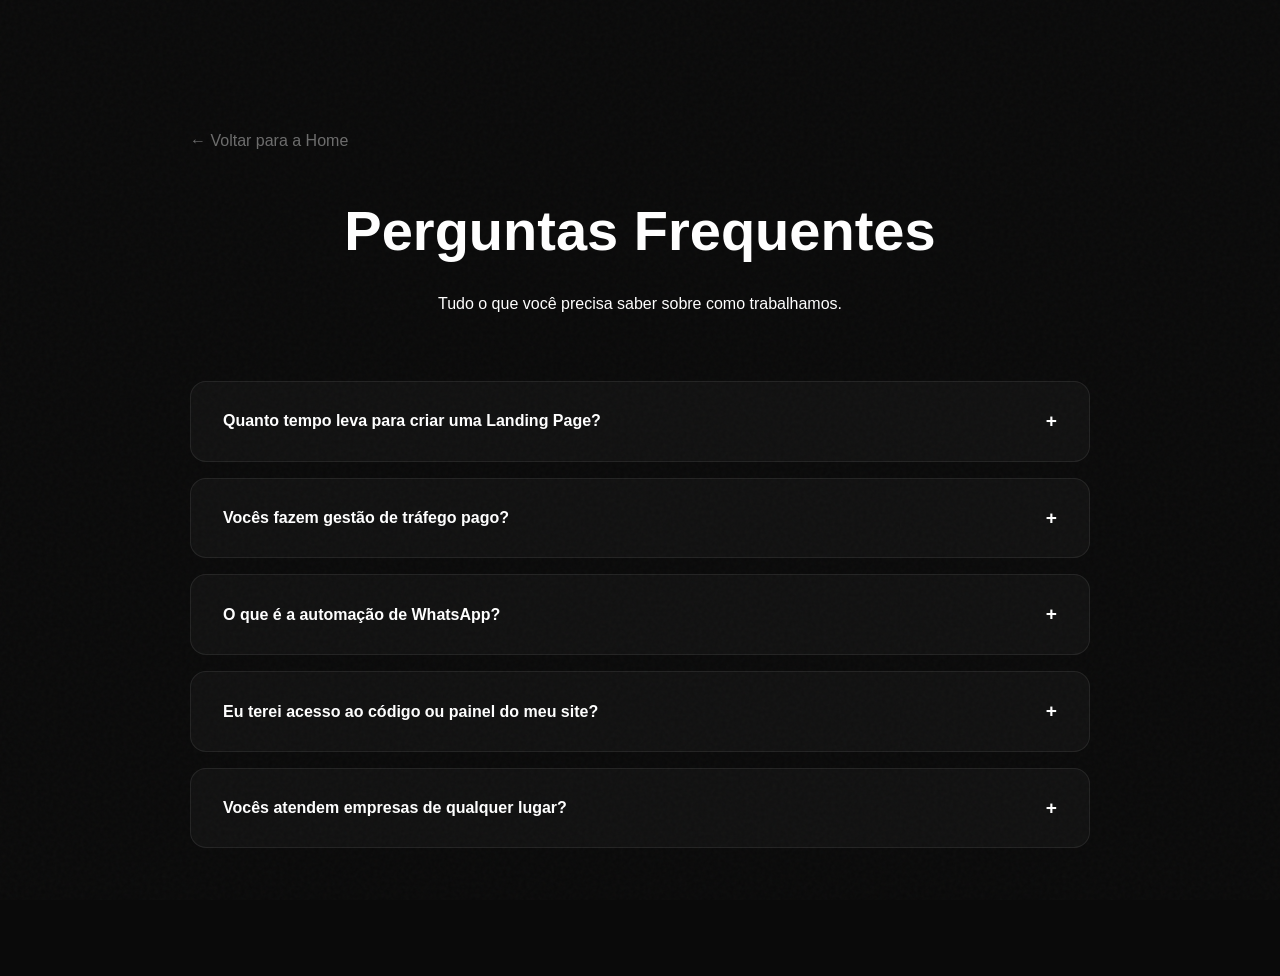
<file: faq.html>
<!DOCTYPE html>
<html lang="pt-BR">
<head>
    <meta charset="UTF-8">
    <meta name="viewport" content="width=device-width, initial-scale=1.0">
    <title>FAQ — Agência Higher</title>
    <link rel="stylesheet" href="style.css">
    <style>
        .faq-content { padding: 8rem 0; max-width: 900px; margin: 0 auto; }
        .faq-header { text-align: center; margin-bottom: 4rem; }
        .faq-header h1 { font-family: var(--font-display); font-size: 3.5rem; margin-bottom: 1rem; }
        
        .faq-grid { display: flex; flex-direction: column; gap: 1rem; }
        .faq-item { background: var(--bg-card); border: 1px solid var(--border); border-radius: 16px; overflow: hidden; transition: 0.3s; }
        .faq-item:hover { border-color: var(--accent); }
        
        .faq-question { padding: 1.5rem 2rem; display: flex; justify-content: space-between; align-items: center; cursor: pointer; font-weight: 600; font-family: var(--font-display); }
        .faq-answer { padding: 0 2rem; max-height: 0; overflow: hidden; transition: all 0.4s cubic-bezier(0.16, 1, 0.3, 1); color: var(--text-secondary); }
        .faq-item.active .faq-answer { padding-bottom: 1.5rem; max-height: 200px; }
        .faq-item.active .faq-icon { transform: rotate(45deg); color: var(--accent); }
        .faq-icon { transition: 0.3s; font-size: 1.2rem; }
        
        .back-link { display: inline-flex; align-items: center; gap: 0.5rem; color: var(--text-muted); text-decoration: none; margin-bottom: 2rem; transition: 0.3s; }
        .back-link:hover { color: var(--accent); }
    </style>
</head>
<body>
    <div class="noise-overlay"></div>
    <div class="container faq-content">
        <a href="index.html" class="back-link">← Voltar para a Home</a>
        <div class="faq-header">
            <h1>Perguntas Frequentes</h1>
            <p>Tudo o que você precisa saber sobre como trabalhamos.</p>
        </div>
        
        <div class="faq-grid">
            <div class="faq-item">
                <div class="faq-question">Quanto tempo leva para criar uma Landing Page? <span class="faq-icon">+</span></div>
                <div class="faq-answer">
                    O prazo médio para entrega de uma Landing Page de alta conversão é de 7 a 15 dias úteis, dependendo da complexidade do projeto e da agilidade no envio dos materiais base.
                </div>
            </div>
            
            <div class="faq-item">
                <div class="faq-question">Vocês fazem gestão de tráfego pago? <span class="faq-icon">+</span></div>
                <div class="faq-answer">
                    Nosso foco principal é em Design Estratégico e Engenharia Digital (Sites e Automações). No entanto, trabalhamos em parceria com gestores de tráfego e entregamos toda a estrutura técnica pronta para receber anúncios.
                </div>
            </div>
            
            <div class="faq-item">
                <div class="faq-question">O que é a automação de WhatsApp? <span class="faq-icon">+</span></div>
                <div class="faq-answer">
                    É um sistema inteligente que atende seus clientes instantaneamente no WhatsApp, qualifica o lead através de perguntas automáticas e só passa para o atendimento humano quando o cliente está pronto para comprar.
                </div>
            </div>
            
            <div class="faq-item">
                <div class="faq-question">Eu terei acesso ao código ou painel do meu site? <span class="faq-icon">+</span></div>
                <div class="faq-answer">
                    Sim! Todos os nossos projetos são entregues com acesso total. Dependendo da tecnologia escolhida, você terá um painel administrativo intuitivo para fazer edições simples.
                </div>
            </div>
            
            <div class="faq-item">
                <div class="faq-question">Vocês atendem empresas de qualquer lugar? <span class="faq-icon">+</span></div>
                <div class="faq-answer">
                    Sim, atendemos clientes em todo o Brasil e no exterior. Nossas reuniões e processos são 100% digitais e otimizados para entrega remota de alta performance.
                </div>
            </div>
        </div>
    </div>

    <script>
        document.querySelectorAll('.faq-question').forEach(item => {
            item.addEventListener('click', () => {
                const parent = item.parentElement;
                const isActive = parent.classList.contains('active');
                
                document.querySelectorAll('.faq-item').forEach(child => child.classList.remove('active'));
                
                if (!isActive) {
                    parent.classList.add('active');
                }
            });
        });
    </script>
</body>
</html>
</file>
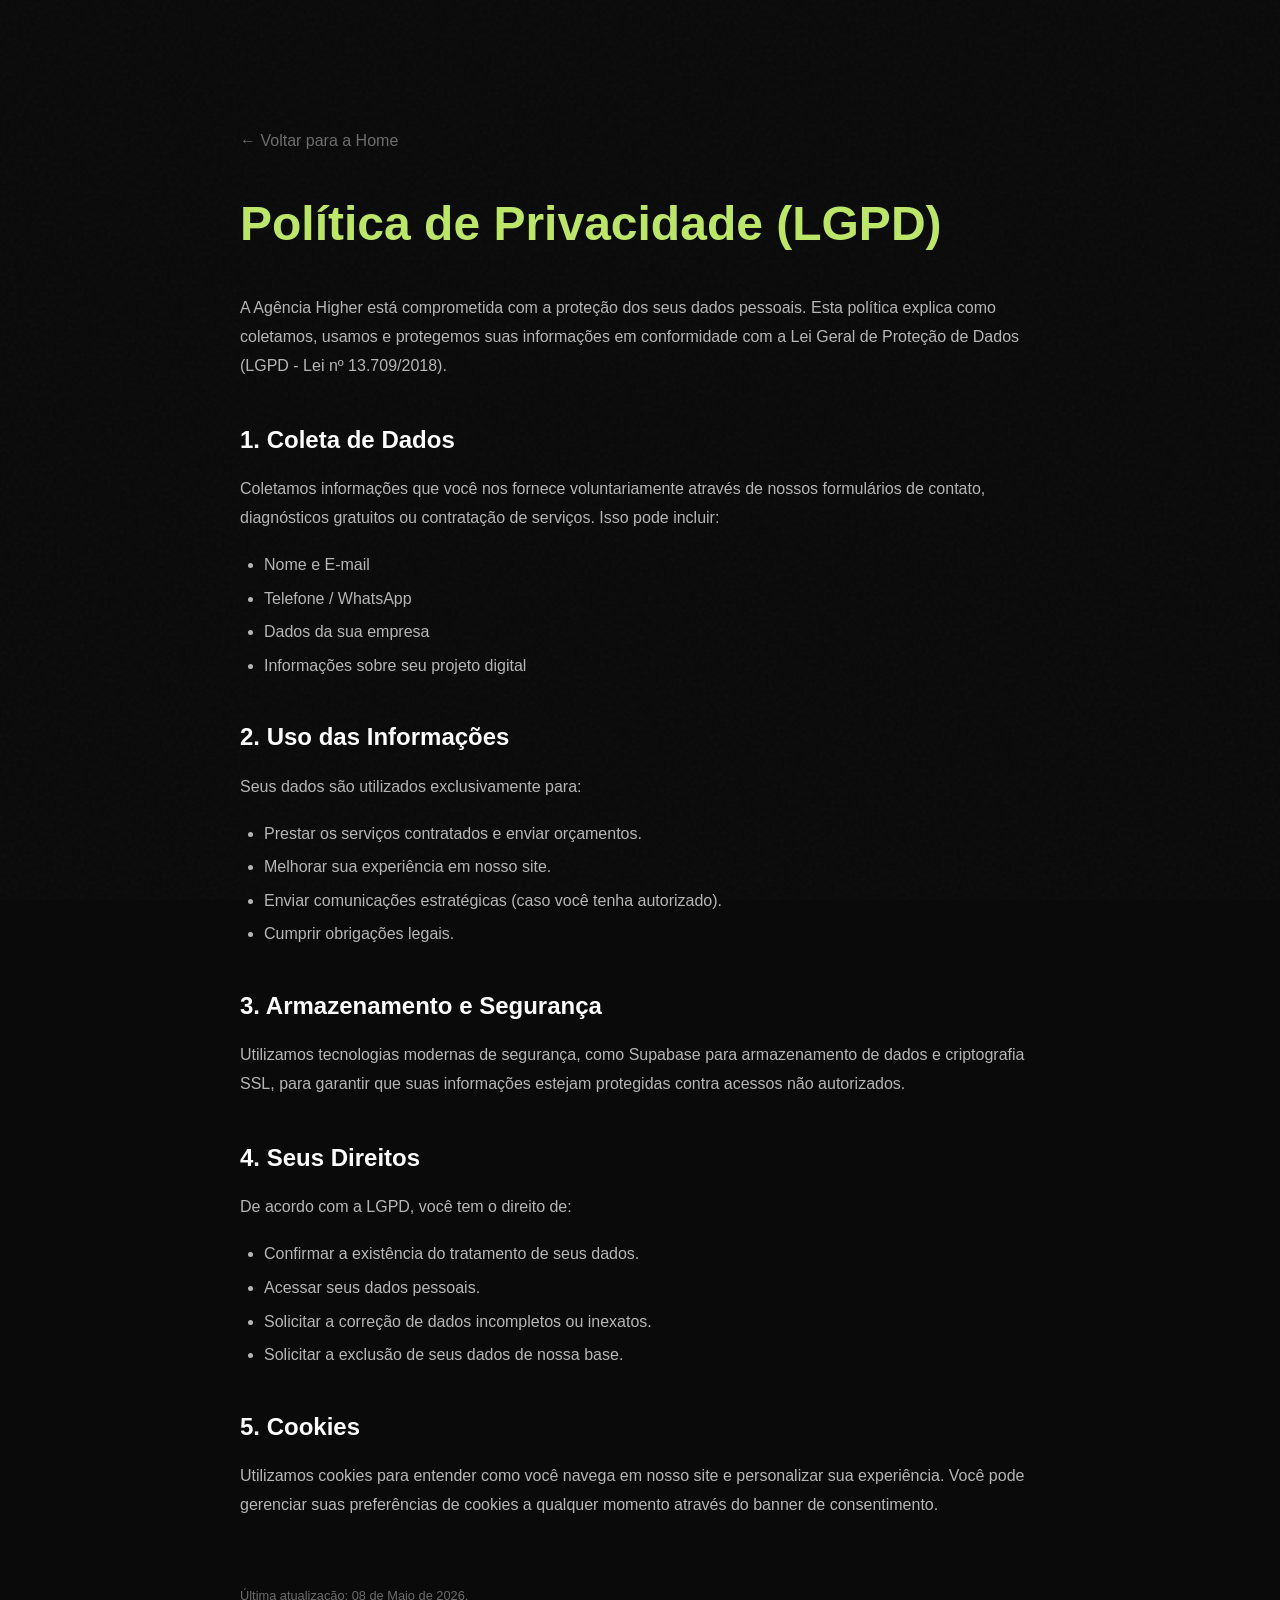
<file: privacidade.html>
<!DOCTYPE html>
<html lang="pt-BR">
<head>
    <meta charset="UTF-8">
    <meta name="viewport" content="width=device-width, initial-scale=1.0">
    <title>Política de Privacidade — Agência Higher</title>
    <link rel="stylesheet" href="style.css">
    <style>
        .legal-content { padding: 8rem 0; max-width: 800px; margin: 0 auto; }
        .legal-content h1 { font-family: var(--font-display); font-size: 3rem; margin-bottom: 2rem; color: var(--accent); }
        .legal-content h2 { font-family: var(--font-display); font-size: 1.5rem; margin-top: 2.5rem; margin-bottom: 1rem; color: #fff; }
        .legal-content p { color: var(--text-secondary); margin-bottom: 1.2rem; line-height: 1.8; }
        .legal-content ul { color: var(--text-secondary); margin-bottom: 1.5rem; padding-left: 1.5rem; }
        .legal-content li { margin-bottom: 0.5rem; }
        .back-link { display: inline-flex; align-items: center; gap: 0.5rem; color: var(--text-muted); text-decoration: none; margin-bottom: 2rem; transition: 0.3s; }
        .back-link:hover { color: var(--accent); }
    </style>
</head>
<body>
    <div class="noise-overlay"></div>
    <div class="container legal-content">
        <a href="index.html" class="back-link">← Voltar para a Home</a>
        <h1>Política de Privacidade (LGPD)</h1>
        <p>A Agência Higher está comprometida com a proteção dos seus dados pessoais. Esta política explica como coletamos, usamos e protegemos suas informações em conformidade com a Lei Geral de Proteção de Dados (LGPD - Lei nº 13.709/2018).</p>
        
        <h2>1. Coleta de Dados</h2>
        <p>Coletamos informações que você nos fornece voluntariamente através de nossos formulários de contato, diagnósticos gratuitos ou contratação de serviços. Isso pode incluir:</p>
        <ul>
            <li>Nome e E-mail</li>
            <li>Telefone / WhatsApp</li>
            <li>Dados da sua empresa</li>
            <li>Informações sobre seu projeto digital</li>
        </ul>
        
        <h2>2. Uso das Informações</h2>
        <p>Seus dados são utilizados exclusivamente para:</p>
        <ul>
            <li>Prestar os serviços contratados e enviar orçamentos.</li>
            <li>Melhorar sua experiência em nosso site.</li>
            <li>Enviar comunicações estratégicas (caso você tenha autorizado).</li>
            <li>Cumprir obrigações legais.</li>
        </ul>
        
        <h2>3. Armazenamento e Segurança</h2>
        <p>Utilizamos tecnologias modernas de segurança, como Supabase para armazenamento de dados e criptografia SSL, para garantir que suas informações estejam protegidas contra acessos não autorizados.</p>
        
        <h2>4. Seus Direitos</h2>
        <p>De acordo com a LGPD, você tem o direito de:</p>
        <ul>
            <li>Confirmar a existência do tratamento de seus dados.</li>
            <li>Acessar seus dados pessoais.</li>
            <li>Solicitar a correção de dados incompletos ou inexatos.</li>
            <li>Solicitar a exclusão de seus dados de nossa base.</li>
        </ul>
        
        <h2>5. Cookies</h2>
        <p>Utilizamos cookies para entender como você navega em nosso site e personalizar sua experiência. Você pode gerenciar suas preferências de cookies a qualquer momento através do banner de consentimento.</p>
        
        <p style="margin-top: 4rem; font-size: 0.8rem; color: var(--text-muted);">Última atualização: 08 de Maio de 2026.</p>
    </div>
</body>
</html>
</file>
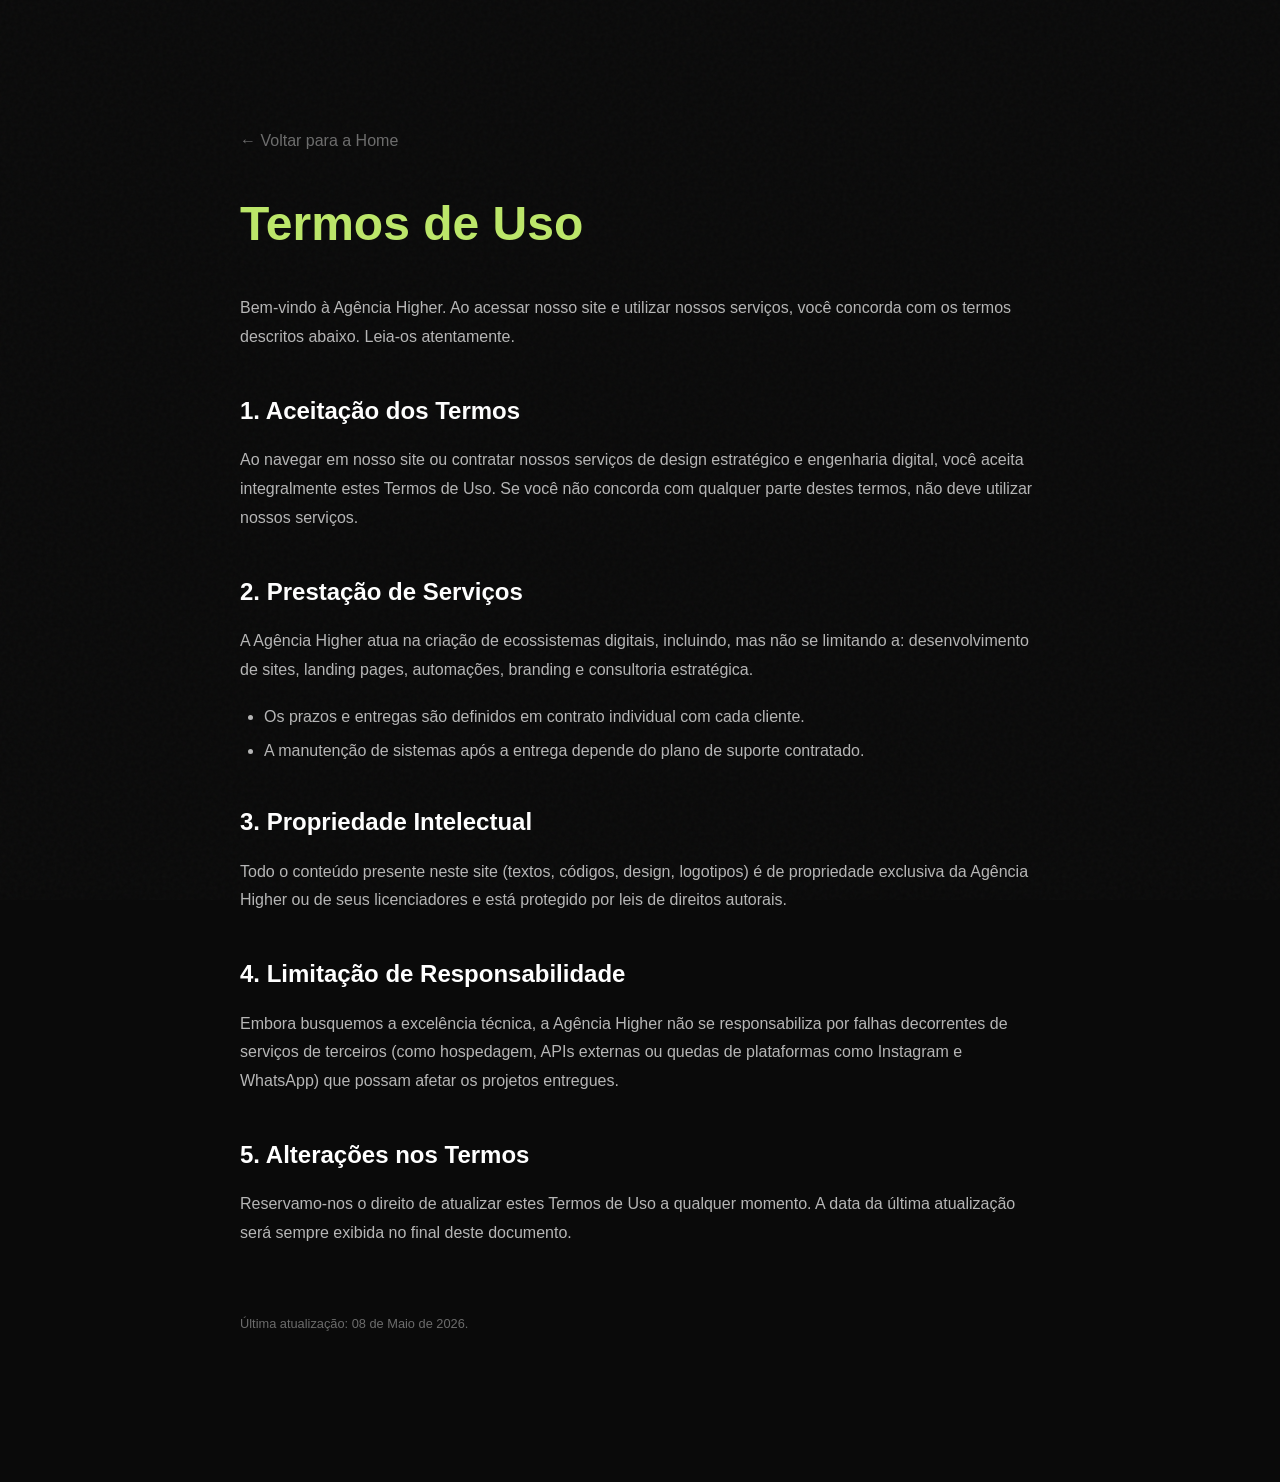
<file: termos.html>
<!DOCTYPE html>
<html lang="pt-BR">
<head>
    <meta charset="UTF-8">
    <meta name="viewport" content="width=device-width, initial-scale=1.0">
    <title>Termos de Uso — Agência Higher</title>
    <link rel="stylesheet" href="style.css">
    <style>
        .legal-content { padding: 8rem 0; max-width: 800px; margin: 0 auto; }
        .legal-content h1 { font-family: var(--font-display); font-size: 3rem; margin-bottom: 2rem; color: var(--accent); }
        .legal-content h2 { font-family: var(--font-display); font-size: 1.5rem; margin-top: 2.5rem; margin-bottom: 1rem; color: #fff; }
        .legal-content p { color: var(--text-secondary); margin-bottom: 1.2rem; line-height: 1.8; }
        .legal-content ul { color: var(--text-secondary); margin-bottom: 1.5rem; padding-left: 1.5rem; }
        .legal-content li { margin-bottom: 0.5rem; }
        .back-link { display: inline-flex; align-items: center; gap: 0.5rem; color: var(--text-muted); text-decoration: none; margin-bottom: 2rem; transition: 0.3s; }
        .back-link:hover { color: var(--accent); }
    </style>
</head>
<body>
    <div class="noise-overlay"></div>
    <div class="container legal-content">
        <a href="index.html" class="back-link">← Voltar para a Home</a>
        <h1>Termos de Uso</h1>
        <p>Bem-vindo à Agência Higher. Ao acessar nosso site e utilizar nossos serviços, você concorda com os termos descritos abaixo. Leia-os atentamente.</p>
        
        <h2>1. Aceitação dos Termos</h2>
        <p>Ao navegar em nosso site ou contratar nossos serviços de design estratégico e engenharia digital, você aceita integralmente estes Termos de Uso. Se você não concorda com qualquer parte destes termos, não deve utilizar nossos serviços.</p>
        
        <h2>2. Prestação de Serviços</h2>
        <p>A Agência Higher atua na criação de ecossistemas digitais, incluindo, mas não se limitando a: desenvolvimento de sites, landing pages, automações, branding e consultoria estratégica.</p>
        <ul>
            <li>Os prazos e entregas são definidos em contrato individual com cada cliente.</li>
            <li>A manutenção de sistemas após a entrega depende do plano de suporte contratado.</li>
        </ul>
        
        <h2>3. Propriedade Intelectual</h2>
        <p>Todo o conteúdo presente neste site (textos, códigos, design, logotipos) é de propriedade exclusiva da Agência Higher ou de seus licenciadores e está protegido por leis de direitos autorais.</p>
        
        <h2>4. Limitação de Responsabilidade</h2>
        <p>Embora busquemos a excelência técnica, a Agência Higher não se responsabiliza por falhas decorrentes de serviços de terceiros (como hospedagem, APIs externas ou quedas de plataformas como Instagram e WhatsApp) que possam afetar os projetos entregues.</p>
        
        <h2>5. Alterações nos Termos</h2>
        <p>Reservamo-nos o direito de atualizar estes Termos de Uso a qualquer momento. A data da última atualização será sempre exibida no final deste documento.</p>
        
        <p style="margin-top: 4rem; font-size: 0.8rem; color: var(--text-muted);">Última atualização: 08 de Maio de 2026.</p>
    </div>
</body>
</html>
</file>
<file: style.css>
/* 
   AGÊNCIA HIGHER — ESTRUTURA E ESTÉTICA MASTER (DESIGN DO USUÁRIO + REFINO PREMIUM)
*/

:root {
    --bg-primary: #0a0a0a;
    --bg-secondary: #111111;
    --bg-tertiary: #1a1a1a;
    --bg-card: rgba(255, 255, 255, 0.03);
    --text-primary: #ffffff;
    --text-secondary: rgba(255, 255, 255, 0.7);
    --text-muted: rgba(255, 255, 255, 0.4);
    --accent: #bce769;
    --accent-hover: #a3cb5b;
    --accent-glow: rgba(188, 231, 105, 0.3);
    --border: rgba(255, 255, 255, 0.08);
    --border-hover: rgba(255, 255, 255, 0.15);
    --success: #22c55e;
    --gradient-hero: linear-gradient(135deg, #0a0a0a 0%, #0a1a00 50%, #0a0a0a 100%);
    --gradient-accent: linear-gradient(135deg, #bce769 0%, #d4f28d 100%);
    --font-sans: 'Inter', -apple-system, BlinkMacSystemFont, sans-serif;
    --font-display: 'Space Grotesk', sans-serif;
    --radius-lg: 24px;
    --radius-md: 12px;
}

* { margin: 0; padding: 0; box-sizing: border-box; }
html { scroll-behavior: smooth; font-size: 16px; }

body {
    font-family: var(--font-sans);
    background: var(--bg-primary);
    color: var(--text-primary);
    line-height: 1.6;
    overflow-x: hidden;
    -webkit-font-smoothing: antialiased;
}

/* Noise overlay */
.noise-overlay {
    position: fixed; top: 0; left: 0; width: 100%; height: 100%;
    pointer-events: none; z-index: 9999; opacity: 0.03;
    background-image: url("data:image/svg+xml,%3Csvg viewBox='0 0 256 256' xmlns='http://www.w3.org/2000/svg'%3E%3Cfilter id='noise'%3E%3CfeTurbulence type='fractalNoise' baseFrequency='0.9' numOctaves='4' stitchTiles='stitch'/%3E%3C/filter%3E%3Crect width='100%25' height='100%25' filter='url(%23noise)'/%3E%3C/svg%3E");
}

/* Navigation */
.nav {
    position: fixed; top: 0; left: 0; right: 0; z-index: 1000; padding: 1.5rem 0;
    transition: all 0.4s cubic-bezier(0.16, 1, 0.3, 1);
}
.nav.scrolled {
    background: rgba(10, 10, 10, 0.85); backdrop-filter: blur(20px);
    -webkit-backdrop-filter: blur(20px); border-bottom: 1px solid var(--border); padding: 1rem 0;
}
.nav-container { max-width: 1280px; margin: 0 auto; padding: 0 2rem; display: flex; justify-content: space-between; align-items: center; }
.logo { display: flex; align-items: center; gap: 0.5rem; text-decoration: none; color: var(--text-primary); padding: 1rem 0; }
.logo-wrap { 
    display: flex; 
    flex-direction: column; 
    align-items: center;
    justify-content: center;
}
.logo-main { 
    height: 2.5rem; 
    width: auto; 
    display: block; 
    object-fit: contain;
    flex-shrink: 0;
}
.nav-links { display: flex; align-items: center; gap: 2.5rem; list-style: none; }
.nav-links a { color: var(--text-secondary); text-decoration: none; font-size: 0.9rem; font-weight: 500; transition: color 0.3s ease; position: relative; }
.nav-links a:hover { color: var(--text-primary); }
.nav-portal { color: var(--accent) !important; font-weight: 600 !important; border: 1px solid rgba(188, 231, 105, 0.2); padding: 0.5rem 1rem; border-radius: 12px; transition: all 0.3s ease; }
.nav-portal:hover { background: rgba(188, 231, 105, 0.1); border-color: var(--accent); }
.nav-cta { background: white; color: var(--bg-primary); padding: 0.75rem 1.5rem; border-radius: 100px; font-weight: 600; font-size: 0.875rem; text-decoration: none; transition: all 0.3s ease; }
.nav-cta:hover { background: var(--accent); color: white; transform: translateY(-2px); }

/* Hero */
.hero { min-height: 100vh; display: flex; align-items: center; position: relative; overflow: hidden; background: var(--gradient-hero); }
.hero-bg { position: absolute; inset: 0; background: radial-gradient(ellipse 80% 50% at 50% -20%, rgba(255, 87, 34, 0.15), transparent), radial-gradient(ellipse 60% 40% at 80% 50%, rgba(255, 87, 34, 0.08), transparent); }
.hero-grid { position: absolute; inset: 0; background-image: linear-gradient(rgba(255, 255, 255, 0.03) 1px, transparent 1px), linear-gradient(90deg, rgba(255, 255, 255, 0.03) 1px, transparent 1px); background-size: 60px 60px; mask-image: radial-gradient(ellipse 80% 80% at 50% 50%, black, transparent); }
.hero-container { max-width: 1280px; margin: 0 auto; padding: 8rem 2rem 4rem; position: relative; z-index: 2; display: grid; grid-template-columns: 1fr 1fr; gap: 4rem; align-items: center; }
.hero-badge { display: inline-flex; align-items: center; gap: 0.5rem; padding: 0.5rem 1rem; background: rgba(188, 231, 105, 0.1); border: 1px solid rgba(188, 231, 105, 0.2); border-radius: 100px; font-size: 0.875rem; color: var(--accent); font-weight: 600; margin-bottom: 2rem; }
.hero-title { font-family: var(--font-display); font-size: clamp(2.5rem, 5vw, 4.5rem); font-weight: 700; line-height: 1.1; letter-spacing: -0.03em; margin-bottom: 2.5rem; }
.hero-title .highlight { background: var(--gradient-accent); -webkit-background-clip: text; -webkit-text-fill-color: transparent; }
.hero-subtitle { font-size: 1.25rem; color: var(--text-secondary); max-width: 540px; margin-bottom: 3.5rem; line-height: 1.8; }

/* Buttons */
.btn { display: inline-flex; align-items: center; gap: 0.5rem; padding: 1rem 2rem; border-radius: 100px; font-weight: 600; font-size: 0.95rem; text-decoration: none; transition: all 0.3s cubic-bezier(0.16, 1, 0.3, 1); cursor: pointer; border: none; }
.btn-primary { background: var(--gradient-accent); color: #050401; box-shadow: 0 4px 30px var(--accent-glow); }
.btn-primary:hover { transform: translateY(-3px); box-shadow: 0 8px 40px var(--accent-glow); }
.btn-secondary { background: transparent; color: var(--text-primary); border: 1px solid var(--border); }
.btn-secondary:hover { background: rgba(255, 255, 255, 0.05); transform: translateY(-3px); }

/* Sections */
.section { padding: 8rem 0; position: relative; }
.section-header { text-align: center; max-width: 640px; margin: 0 auto 4rem; }
.section-label { display: inline-block; padding: 0.5rem 1rem; background: rgba(188, 231, 105, 0.1); border: 1px solid rgba(188, 231, 105, 0.2); border-radius: 100px; font-size: 0.875rem; color: var(--accent); font-weight: 600; margin-bottom: 1rem; text-transform: uppercase; letter-spacing: 0.05em; }
.section-title { font-family: var(--font-display); font-size: clamp(2rem, 4vw, 3rem); font-weight: 700; line-height: 1.2; margin-bottom: 1rem; letter-spacing: -0.02em; }
.section-subtitle { color: var(--text-secondary); font-size: 1.125rem; line-height: 1.7; }
.container { max-width: 1280px; margin: 0 auto; padding: 0 2rem; }

/* Grids */
.problems-grid { display: grid; grid-template-columns: repeat(auto-fit, minmax(300px, 1fr)); gap: 2rem; }
.problem-card { background: var(--bg-card); border: 1px solid var(--border); border-radius: 24px; padding: 2.5rem; transition: all 0.4s ease; position: relative; overflow: hidden; }
.problem-card:hover { border-color: var(--accent); transform: translateY(-8px); }
.problem-icon { width: 56px; height: 56px; background: rgba(188, 231, 105, 0.1); border-radius: 16px; display: flex; align-items: center; justify-content: center; font-size: 1.75rem; margin-bottom: 1.5rem; }

.solutions-grid { display: grid; grid-template-columns: repeat(auto-fit, minmax(400px, 1fr)); gap: 2rem; }
.solution-card { background: rgba(255, 255, 255, 0.02); border: 1px solid var(--border); border-radius: 24px; padding: 2.5rem; display: flex; gap: 1.5rem; transition: all 0.4s ease; }
.solution-icon { width: 56px; height: 56px; background: var(--gradient-accent); border-radius: 16px; display: flex; align-items: center; justify-content: center; color: white; flex-shrink: 0; box-shadow: 0 8px 20px var(--accent-glow); }

/* Services */
.services-grid {
    display: grid;
    grid-template-columns: repeat(3, 1fr);
    gap: 2rem;
    margin-bottom: 3rem;
}

@media (max-width: 1024px) { .services-grid { grid-template-columns: 1fr; } }

.service-card {
    background: var(--bg-card);
    border: 1px solid var(--border);
    border-radius: 24px;
    padding: 2.5rem;
    display: flex;
    flex-direction: column;
    gap: 1rem;
    position: relative;
    transition: all 0.4s cubic-bezier(0.16, 1, 0.3, 1);
    overflow: hidden;
}

.service-card::before {
    content: '';
    position: absolute;
    top: 0; left: 0; right: 0;
    height: 3px;
    background: linear-gradient(90deg, transparent, rgba(188,231,105,0.5), transparent);
    opacity: 0;
    transition: opacity 0.4s;
}

.service-card:hover { border-color: rgba(188,231,105,0.3); transform: translateY(-8px); }
.service-card:hover::before { opacity: 1; }

.service-card.featured {
    border-color: var(--accent);
    background: rgba(188, 231, 105, 0.05);
    box-shadow: 0 0 40px rgba(188,231,105,0.12);
}
.service-card.featured::before { opacity: 1; background: linear-gradient(90deg, transparent, var(--accent), transparent); }

.service-featured-badge {
    position: absolute;
    top: 1.25rem; right: 1.25rem;
    background: var(--accent);
    color: #050401;
    font-size: 0.65rem;
    font-weight: 800;
    padding: 0.3rem 0.75rem;
    border-radius: 999px;
    letter-spacing: 0.08em;
    text-transform: uppercase;
}

.service-icon-wrap {
    width: 56px; height: 56px;
    background: rgba(188, 231, 105, 0.1);
    border: 1px solid rgba(188, 231, 105, 0.2);
    border-radius: 16px;
    display: flex; align-items: center; justify-content: center;
    font-size: 1.75rem;
}

.service-tag {
    font-size: 0.75rem;
    font-weight: 700;
    color: var(--accent);
    text-transform: uppercase;
    letter-spacing: 0.08em;
}

.service-name {
    font-family: var(--font-display);
    font-size: 1.3rem;
    font-weight: 700;
    line-height: 1.3;
    color: var(--text-primary);
}

.service-desc {
    font-size: 0.95rem;
    color: var(--text-secondary);
    line-height: 1.7;
    flex: 1;
}

.service-list {
    list-style: none;
    display: flex;
    flex-direction: column;
    gap: 0.55rem;
    padding-bottom: 0.5rem;
    border-bottom: 1px solid var(--border);
}

.service-list li {
    font-size: 0.875rem;
    color: var(--text-secondary);
    line-height: 1.5;
}

.service-cta {
    display: inline-flex;
    align-items: center;
    gap: 0.5rem;
    font-size: 0.9rem;
    font-weight: 600;
    color: var(--text-secondary);
    text-decoration: none;
    transition: all 0.3s ease;
    padding-top: 0.25rem;
}
.service-cta span { transition: transform 0.3s; }
.service-cta:hover { color: var(--accent); }
.service-cta:hover span { transform: translateX(4px); }

.service-cta-featured {
    color: var(--accent);
}

/* Quiz CTA Banner */
.services-quiz-banner {
    background: linear-gradient(135deg, rgba(188,231,105,0.08), rgba(188,231,105,0.04));
    border: 1px solid rgba(188,231,105,0.2);
    border-radius: 24px;
    padding: 3rem;
    display: flex;
    align-items: center;
    justify-content: space-between;
    gap: 2rem;
    flex-wrap: wrap;
}

.sqb-left { flex: 1; min-width: 260px; }

.sqb-label {
    font-size: 0.75rem;
    font-weight: 700;
    color: var(--accent);
    letter-spacing: 0.08em;
    text-transform: uppercase;
    margin-bottom: 0.6rem;
}

.sqb-title {
    font-family: var(--font-display);
    font-size: 1.5rem;
    font-weight: 700;
    line-height: 1.3;
    margin-bottom: 0.5rem;
    color: var(--text-primary);
}

.sqb-sub {
    font-size: 0.9rem;
    color: var(--text-secondary);
    line-height: 1.6;
}

.sqb-btn {
    white-space: nowrap;
    flex-shrink: 0;
}

/* Pricing (kept for reference but hidden) */
.pricing-grid { display: grid; grid-template-columns: repeat(auto-fit, minmax(320px, 1fr)); gap: 2rem; }
.pricing-card { background: var(--bg-card); border: 1px solid var(--border); border-radius: 24px; padding: 2.5rem; display: flex; flex-direction: column; transition: 0.4s ease; position: relative; }
.pricing-card.featured { border-color: var(--accent); transform: scale(1.05); background: rgba(188, 231, 105, 0.05); }
.pricing-badge { position: absolute; top: 1.5rem; right: 1.5rem; padding: 0.3rem 0.8rem; background: var(--accent); border-radius: 100px; font-size: 0.7rem; font-weight: 800; color: #050401; }
.pricing-price { font-family: var(--font-display); font-size: 3.5rem; font-weight: 800; margin: 1.5rem 0; }
.pricing-features { list-style: none; margin-bottom: 2rem; flex-grow: 1; }
.pricing-features li { padding: 0.6rem 0; color: var(--text-secondary); display: flex; gap: 0.8rem; border-bottom: 1px solid rgba(255,255,255,0.03); }


/* Cases */
.cases-grid { display: grid; grid-template-columns: repeat(3, 1fr); gap: 2rem; }
.case-card { 
    position: relative; 
    border-radius: 24px; 
    overflow: hidden; 
    border: 1px solid var(--border); 
    transition: all 0.4s cubic-bezier(0.16, 1, 0.3, 1);
    cursor: pointer;
    text-decoration: none;
    display: block;
}
.case-card:hover {
    border-color: var(--accent);
    transform: translateY(-8px);
    box-shadow: 0 20px 40px rgba(0, 0, 0, 0.4);
}
.case-image { 
    width: 100%; 
    aspect-ratio: 16/10; 
    object-fit: cover; 
    transition: transform 0.6s cubic-bezier(0.16, 1, 0.3, 1);
}
.case-card:hover .case-image {
    transform: scale(1.05);
}
.case-overlay { 
    position: absolute; 
    inset: 0; 
    background: linear-gradient(to top, rgba(0,0,0,0.9), transparent); 
    display: flex; 
    flex-direction: column; 
    justify-content: flex-end; 
    padding: 2.5rem; 
}
.case-tag {
    font-size: 0.75rem;
    font-weight: 700;
    color: var(--accent);
    text-transform: uppercase;
    letter-spacing: 0.1em;
    margin-bottom: 0.5rem;
    display: block;
}
.case-title {
    font-family: var(--font-display);
    font-size: 1.6rem;
    font-weight: 700;
    color: #ffffff;
    margin-bottom: 0.4rem;
    line-height: 1.2;
}
.case-result {
    font-size: 0.95rem;
    color: rgba(255, 255, 255, 0.7);
    line-height: 1.5;
}

/* Contact */
.contact-grid { display: grid; grid-template-columns: 1fr 1.2fr; gap: 6rem; align-items: center; }
.contact-info h2 { font-family: var(--font-display); font-size: 3rem; margin-bottom: 1.5rem; line-height: 1.1; }
.contact-info p { font-size: 1.2rem; color: var(--text-secondary); margin-bottom: 3rem; line-height: 1.6; }
.contact-form { background: var(--bg-card); border: 1px solid var(--border); border-radius: 32px; padding: 4rem; }
.form-group { margin-bottom: 2rem; }
.form-group label { display: block; margin-bottom: 0.5rem; color: var(--text-secondary); font-size: 0.9rem; }
.form-group input, .form-group textarea { width: 100%; padding: 1rem; background: rgba(255,255,255,0.05); border: 1px solid var(--border); border-radius: 12px; color: white; }

/* Footer Grid Fix */
.footer { padding: 8rem 0 4rem; background: #000; border-top: 1px solid var(--border); }
.footer-grid { 
    display: grid; 
    grid-template-columns: 1.5fr 1fr 1fr 1fr; 
    gap: 4rem; 
    margin-bottom: 4rem;
}
@media (max-width: 1024px) {
    .footer-grid { grid-template-columns: 1fr 1fr; gap: 3rem; }
}
@media (max-width: 600px) {
    .footer-grid { grid-template-columns: 1fr; gap: 2.5rem; }
}

.footer-links h4 { font-family: var(--font-display); font-size: 1.1rem; font-weight: 700; margin-bottom: 1.5rem; color: white; text-transform: uppercase; letter-spacing: 0.05em; }
.footer-links ul { list-style: none; padding: 0; }
.footer-links li { margin-bottom: 1rem; }
.footer-links a { color: var(--text-secondary); text-decoration: none; font-size: 0.95rem; transition: 0.3s; }
.footer-links a:hover { color: var(--accent); padding-left: 5px; }

/* Navigation Fixes */
.mobile-menu-btn { display: none; background: none; border: none; color: white; cursor: pointer; }
@media (max-width: 768px) {
    .nav-links { display: none; }
    .mobile-menu-btn { display: block; }
}

.nav-cta {
    background: white; color: black !important; padding: 0.7rem 1.5rem; border-radius: 100px;
    font-weight: 700; text-decoration: none; font-size: 0.85rem; display: inline-block;
}
.modal-overlay {
    position: fixed; inset: 0; background: rgba(0,0,0,0.8); backdrop-filter: blur(15px);
    z-index: 3000; display: none; align-items: center; justify-content: center; padding: 1.5rem;
    animation: fadeIn 0.3s ease-out;
}
.modal-overlay.active { display: flex; }

.checkout-modal {
    background: rgba(15, 15, 15, 0.95);
    width: 100%; max-width: 900px; border-radius: 24px;
    border: 1px solid var(--border);
    box-shadow: 0 25px 50px -12px rgba(0, 0, 0, 0.5);
    position: relative; overflow: hidden;
    animation: modalSlideUp 0.4s cubic-bezier(0.16, 1, 0.3, 1);
}

.modal-close {
    position: absolute; top: 1.5rem; right: 1.5rem;
    background: rgba(255,255,255,0.05); border: none; color: var(--text-secondary);
    width: 36px; height: 36px; border-radius: 50%;
    display: flex; align-items: center; justify-content: center;
    font-size: 1.2rem; cursor: pointer; transition: all 0.2s; z-index: 10;
}
.modal-close:hover {
    background: rgba(255,255,255,0.1); color: var(--text-primary); transform: rotate(90deg);
}

.checkout-grid {
    display: grid; grid-template-columns: 1fr 1.2fr;
}

@media (max-width: 768px) {
    .checkout-grid { grid-template-columns: 1fr; }
}

.checkout-summary-side {
    background: linear-gradient(145deg, rgba(188, 231, 105, 0.05) 0%, rgba(0,0,0,0) 100%);
    padding: 3.5rem; display: flex; flex-direction: column; justify-content: center;
    border-right: 1px solid var(--border);
}

@media (max-width: 768px) {
    .checkout-summary-side { padding: 2rem; border-right: none; border-bottom: 1px solid var(--border); }
}

.checkout-badge {
    display: inline-block; padding: 0.4rem 0.8rem;
    background: rgba(188, 231, 105, 0.1); color: var(--accent);
    border-radius: 100px; font-size: 0.75rem; font-weight: 700;
    text-transform: uppercase; letter-spacing: 0.05em; margin-bottom: 1rem;
    align-self: flex-start;
}

.checkout-plan-title {
    font-family: var(--font-display); font-size: 2.5rem; font-weight: 800;
    color: var(--text-primary); margin-bottom: 1.5rem; letter-spacing: -0.02em;
}

.checkout-price-box {
    margin-bottom: 2.5rem;
}

.checkout-price-label {
    display: block; font-size: 0.85rem; color: var(--text-muted);
    margin-bottom: 0.25rem; text-transform: uppercase; letter-spacing: 0.05em;
}

.checkout-plan-price {
    font-family: var(--font-display); font-size: 2.5rem; font-weight: 800;
    color: var(--text-primary);
}

.checkout-benefits {
    display: flex; flex-direction: column; gap: 1rem;
}

.checkout-benefit-item {
    display: flex; align-items: center; gap: 0.75rem; color: var(--text-secondary);
    font-size: 0.9rem;
}

.benefit-icon {
    color: var(--accent); font-weight: bold;
}

.checkout-form-side {
    padding: 3.5rem; display: flex; flex-direction: column; justify-content: center;
}

@media (max-width: 768px) {
    .checkout-form-side { padding: 2rem; }
}

.checkout-form-title {
    font-family: var(--font-display); font-size: 1.5rem; font-weight: 700;
    margin-bottom: 0.5rem;
}

.checkout-form-subtitle {
    color: var(--text-muted); font-size: 0.875rem; margin-bottom: 2rem;
}

.form-row {
    margin-bottom: 1.25rem;
}

.form-row.two-cols {
    display: grid; grid-template-columns: 1fr 1fr; gap: 1rem;
}

@media (max-width: 480px) {
    .form-row.two-cols { grid-template-columns: 1fr; }
}

.form-group {
    display: flex; flex-direction: column; gap: 0.5rem;
}

.form-group label {
    font-size: 0.85rem; font-weight: 500; color: var(--text-secondary);
}

.form-group input, .form-group textarea {
    background: rgba(255, 255, 255, 0.03);
    border: 1px solid var(--border); border-radius: 12px;
    padding: 0.875rem 1rem; color: var(--text-primary); font-family: var(--font-sans);
    font-size: 0.95rem; transition: all 0.3s ease;
}

.form-group input:focus, .form-group textarea:focus {
    outline: none; border-color: var(--accent);
    background: rgba(255, 255, 255, 0.06);
    box-shadow: 0 0 0 4px rgba(188, 231, 105, 0.15);
}

.form-group textarea {
    resize: none; height: 100px;
}

.btn-checkout {
    width: 100%; justify-content: center; margin-top: 1.5rem;
    padding: 1rem; font-size: 1rem;
}

.checkout-success-state {
    text-align: center; padding: 2rem 0;
}

.success-icon {
    font-size: 3.5rem; margin-bottom: 1rem;
    animation: bounce 1s infinite alternate;
}

@keyframes fadeIn {
    from { opacity: 0; }
    to { opacity: 1; }
}

@keyframes modalSlideUp {
    from { opacity: 0; transform: translateY(30px) scale(0.95); }
    to { opacity: 1; transform: translateY(0) scale(1); }
}

@keyframes bounce {
    from { transform: translateY(0); }
    to { transform: translateY(-10px); }
}


/* Animations on scroll */
.animate-on-scroll { opacity: 0; transform: translateY(30px); transition: 0.8s cubic-bezier(0.16, 1, 0.3, 1); }
.animate-on-scroll.visible { opacity: 1; transform: translateY(0); }

/* Responsive fixes */
@media (max-width: 1024px) {
    .hero-container, .contact-grid, .cases-grid { grid-template-columns: 1fr; }
    .hero-visual { order: -1; }
    .pricing-card.featured { transform: none; }
}
</file>
